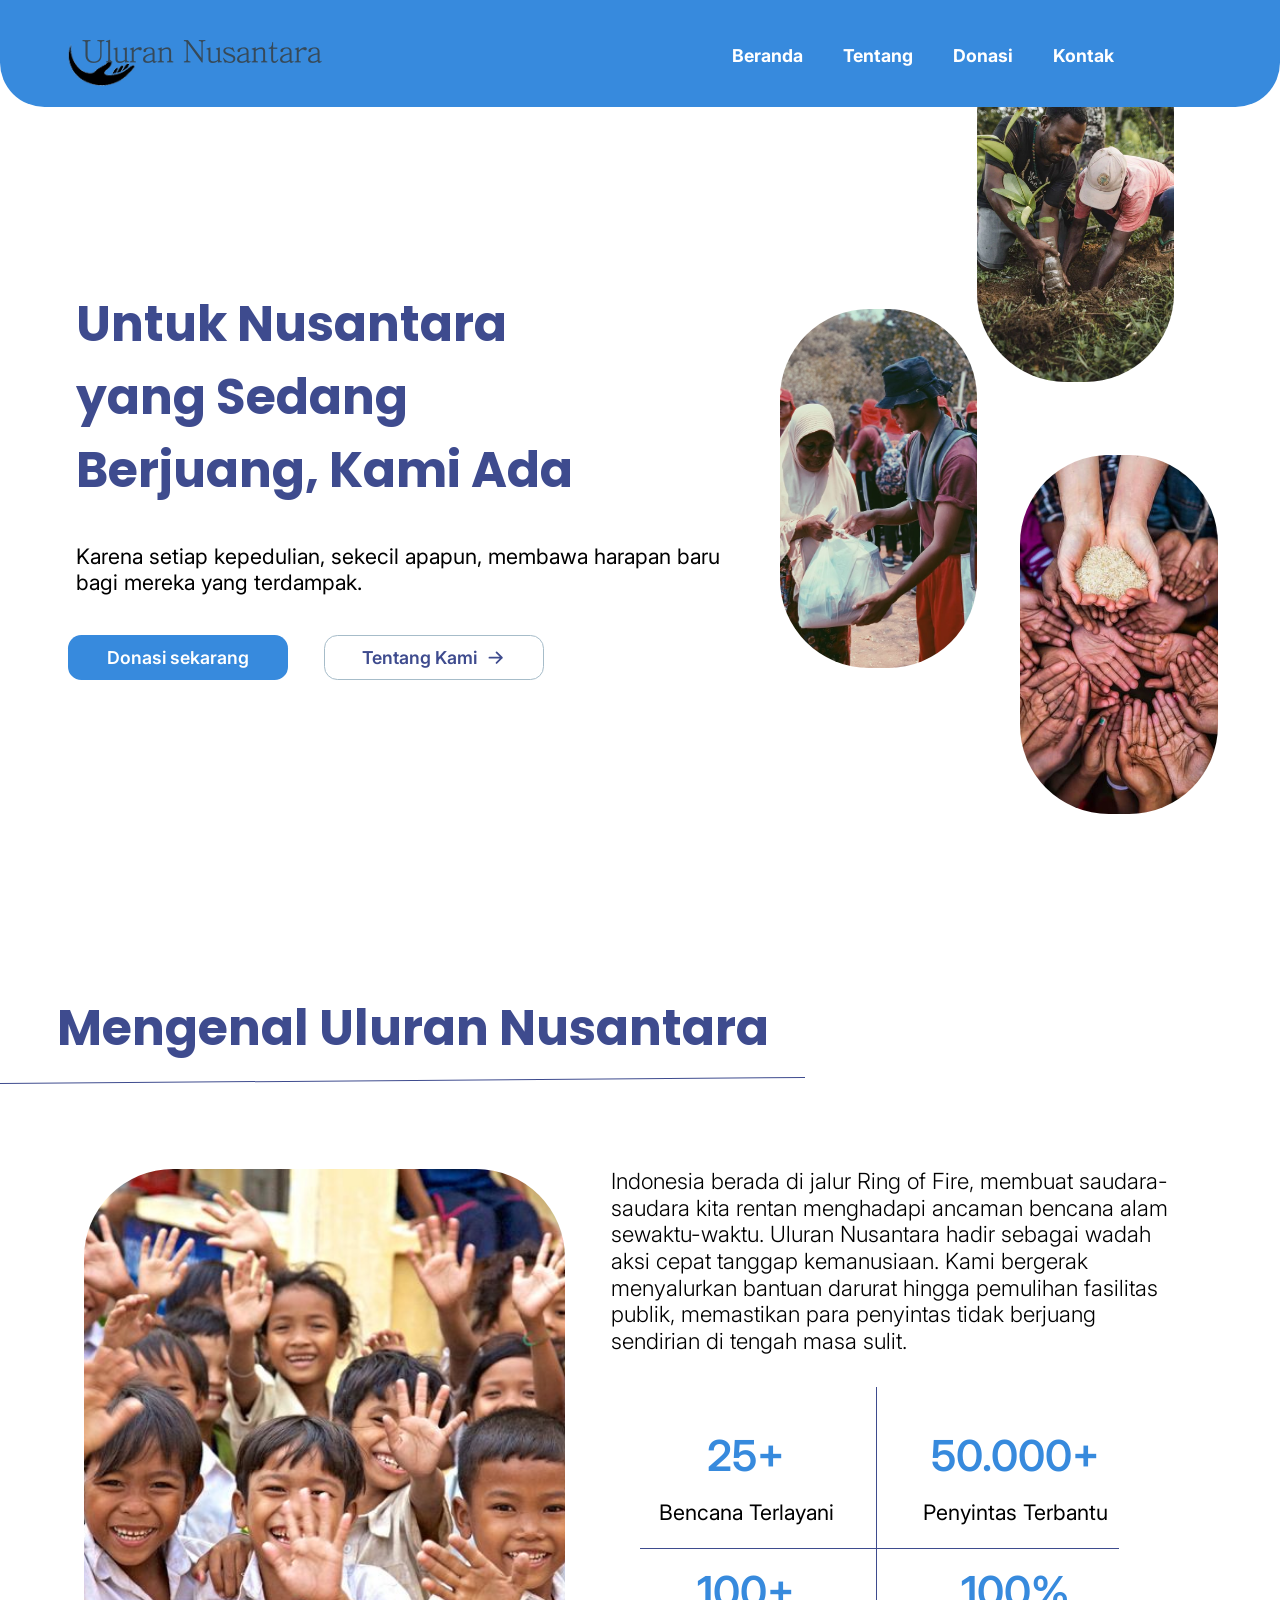
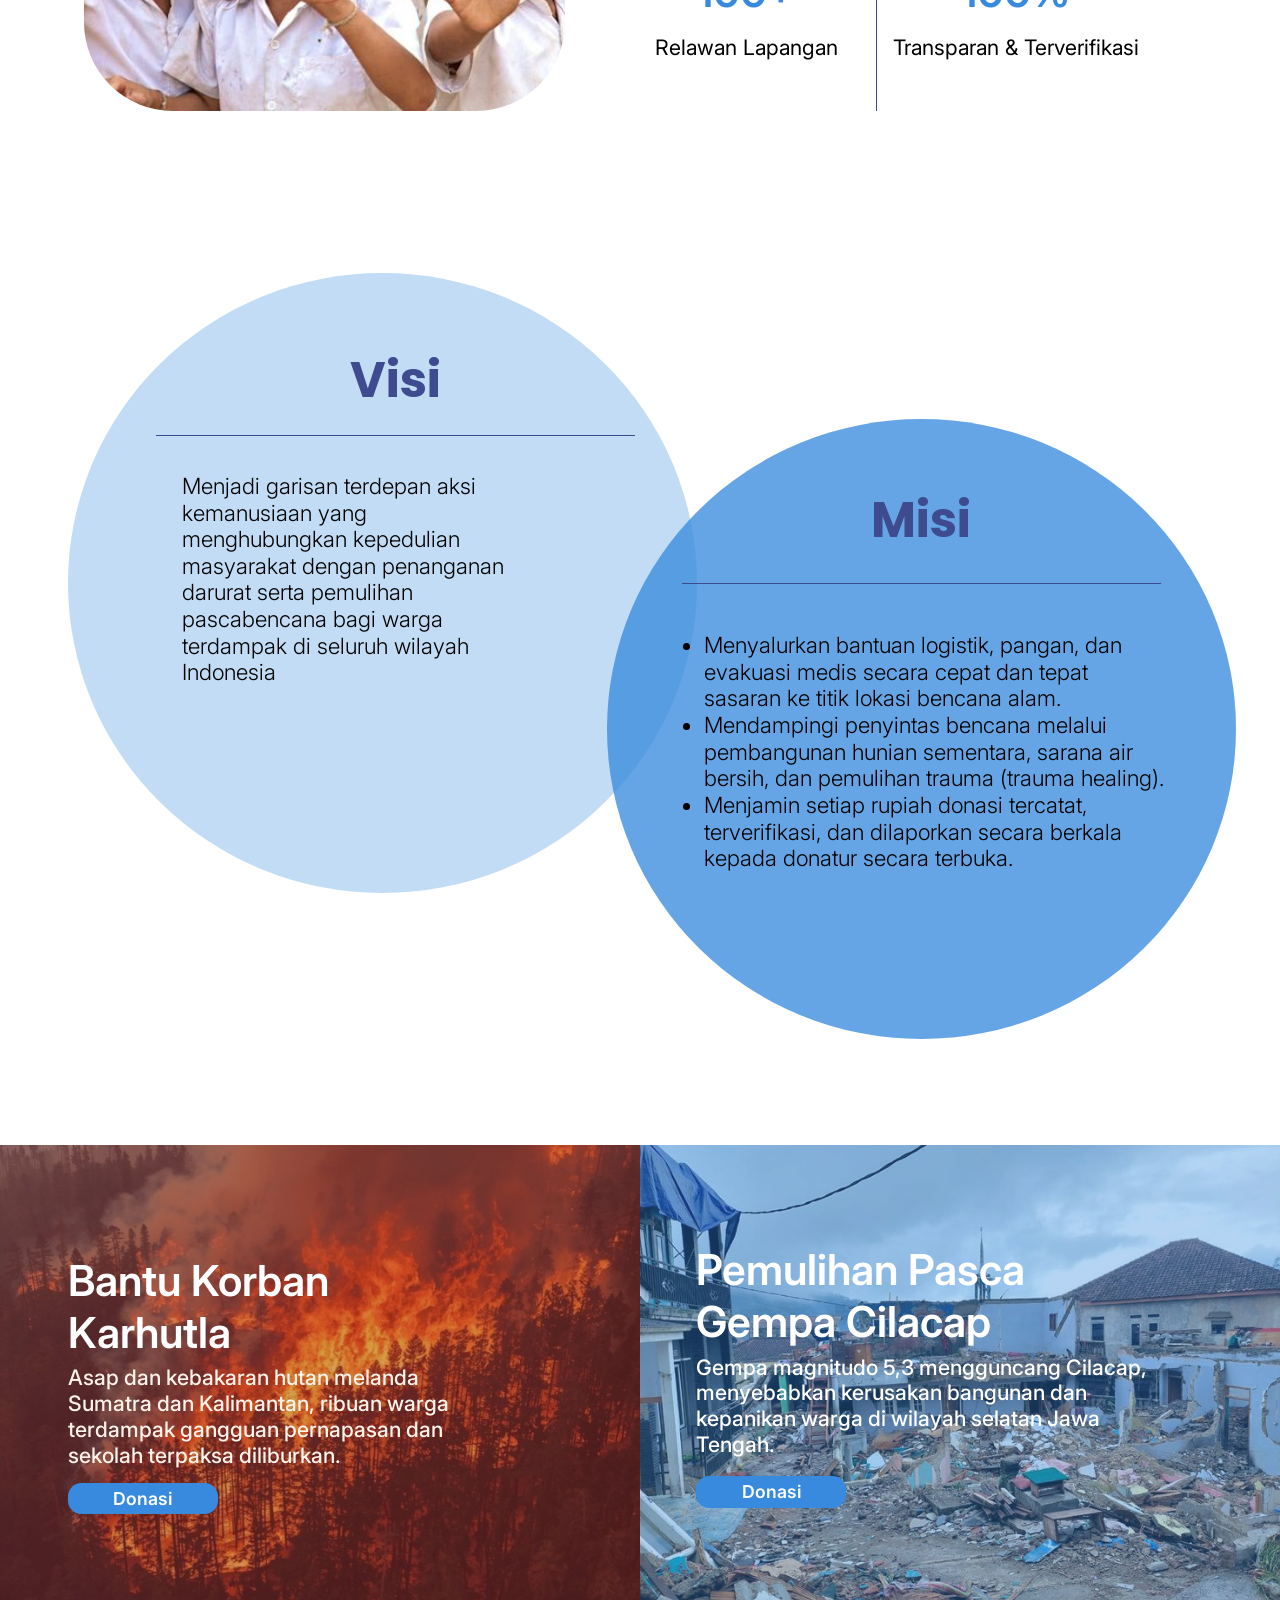
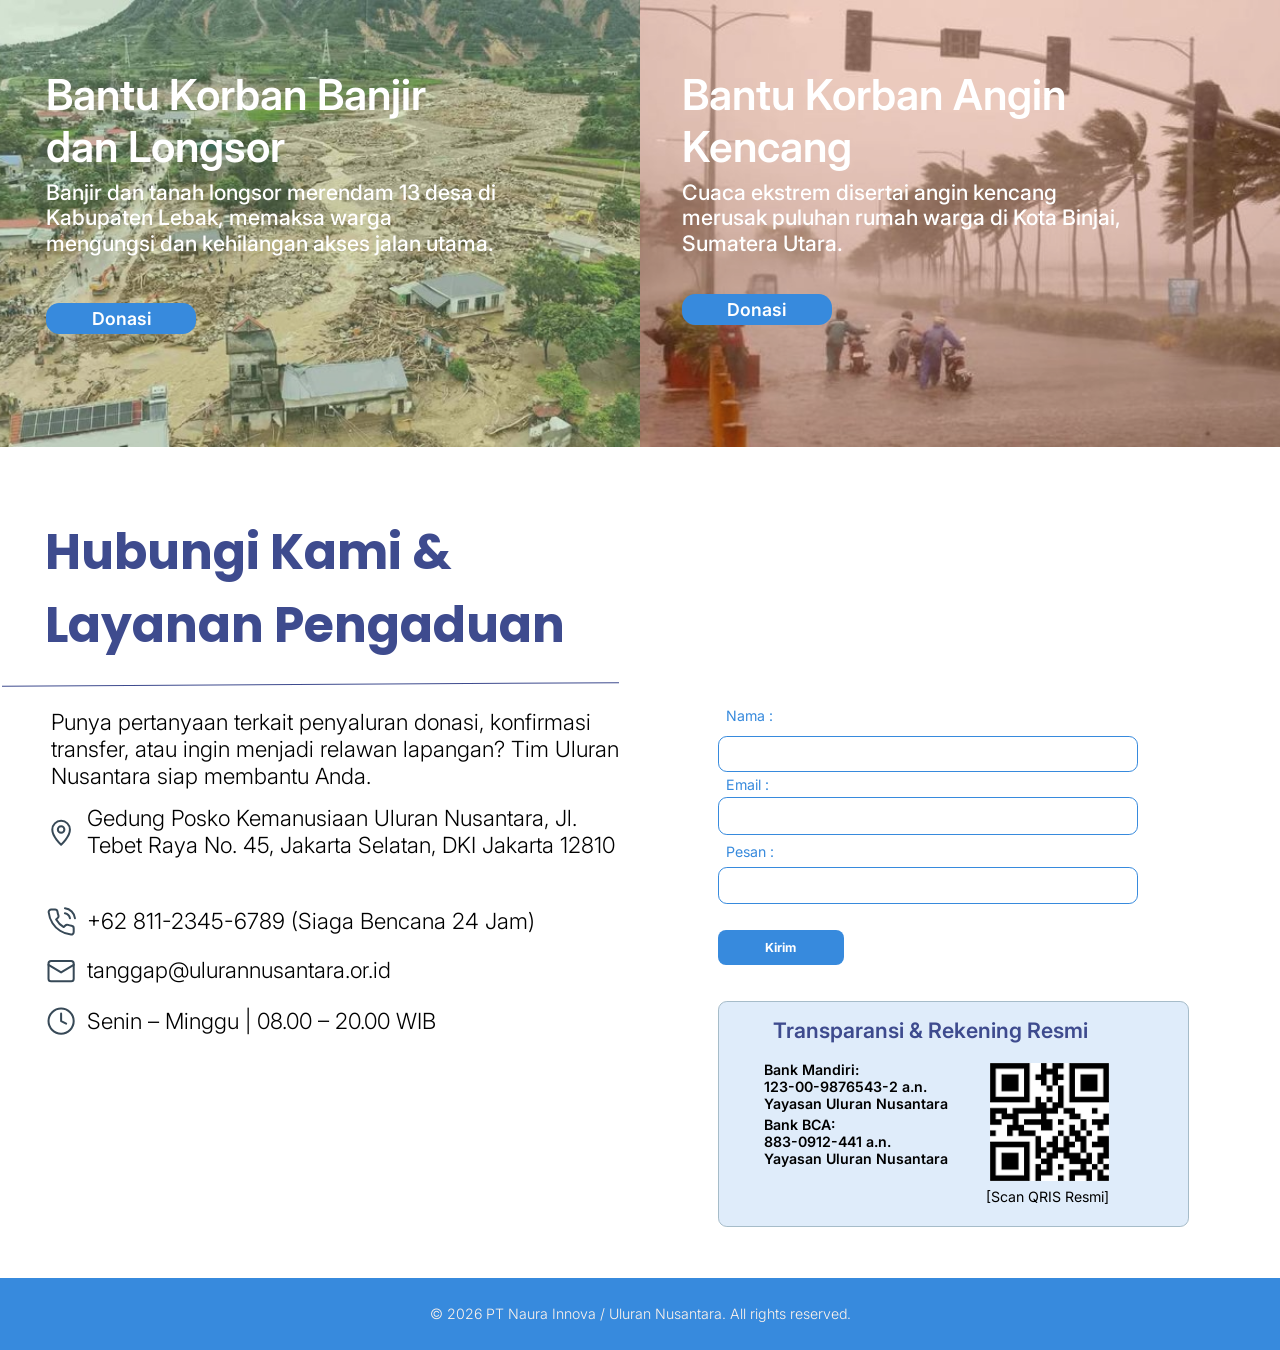
<file: index.html>
<!DOCTYPE html>
<html lang="id">
<head>
  <meta charset="UTF-8">
  <meta name="viewport" content="width=device-width, initial-scale=1.0">
  <title>Uluran Nusantara</title>
  <link rel="preconnect" href="https://fonts.googleapis.com">
  <link rel="preconnect" href="https://fonts.gstatic.com" crossorigin>
  <link href="https://fonts.googleapis.com/css2?family=Inter:wght@100;300;400;500;600;700&family=Jeju+Myeongjo&family=Poppins:wght@700&display=swap" rel="stylesheet">
  <link rel="stylesheet" href="style.css">
  <!-- Perbaikan tata letak "Mengenal Uluran Nusantara" (mobile). Letakkan tetap di bawah style.css,
       atau pindahkan isinya ke akhir style.css. -->
  <style id="about-fix">
    @media (max-width:820px){
      .page .about{display:block !important;height:auto !important;padding-left:20px !important;padding-right:20px !important;overflow:hidden}
      .page .about > *{position:static !important;left:auto !important;top:auto !important;transform:none}

      /* foto kecil di kiri, deskripsi mengalir di sampingnya */
      .page .about .about-photo{
        float:left;display:block;
        width:42% !important;max-width:200px;height:auto !important;
        aspect-ratio:4/5;object-fit:cover;border-radius:16px;
        margin:18px 16px 8px 0 !important;
      }
      .page .about .about-text{
        width:auto !important;height:auto !important;
        margin:18px 0 0 !important;
        font-size:14px !important;line-height:23px !important;text-align:left;
      }

      /* statistik tetap di bawah, selebar penuh */
      .page .about .stats{clear:both;margin-top:28px !important}
    }
    /* garis silang statistik: dikunci di dalam kotak .stats saja */
    @media (max-width:820px){
      .page .about::before,.page .about::after,
      .page .about .stats::before,.page .about .stats::after,
      .page .about .stat::before,.page .about .stat::after{content:none !important;display:none !important}
      .page .about .stats{
        position:relative !important;display:grid !important;grid-template-columns:repeat(2,1fr) !important;
        row-gap:0;padding:8px 0 !important;
        background:
          linear-gradient(#3E4B8E,#3E4B8E) center / 1px 84% no-repeat,
          linear-gradient(#3E4B8E,#3E4B8E) center / 84% 1px no-repeat !important;
      }
      .page .about .stat{padding:28px 8px !important;border:0 !important;text-align:center}
    }

    /* garis pemisah judul: tidak boleh melewati lebar layar */
    @media (max-width:820px){
      .page{overflow-x:hidden}
      .page .title-line,
      .page .line,
      .page .contact-line{
        position:static !important;left:auto !important;right:auto !important;top:auto !important;
        display:block;width:100% !important;max-width:100% !important;
        margin-left:0 !important;margin-right:0 !important;box-sizing:border-box;transform:none !important;
      }
      .page .title-line,.page .contact-line{margin-top:12px !important;margin-bottom:0 !important}
      .page .vm-card .line{margin-top:10px !important}

      /* bulatan background Visi & Misi: hanya ukuran bulatan yang diubah, font tidak disentuh */
      .page .vm{position:relative;overflow:hidden}
      .page .vm .circle{
        width:clamp(90px,26vw,130px) !important;height:clamp(90px,26vw,130px) !important;
        min-width:0 !important;min-height:0 !important;
        max-width:130px !important;max-height:130px !important;
        aspect-ratio:1/1;flex:none;border-radius:50%;
        scale:1;z-index:0;pointer-events:none;
      }
      .page .vm .c1{left:-30px !important;right:auto !important}
      .page .vm .c2{right:-30px !important;left:auto !important}
      .page .vm .vm-card{position:relative;z-index:1}
    }
    @media (max-width:360px){
      .page .vm .circle{width:84px !important;height:84px !important}
      .page .about .about-photo{width:38% !important;margin-right:12px !important}
      .page .about .about-text{font-size:13px !important;line-height:21px !important}
    }
  </style>
</head>
<body>
<div class="page" id="page">

  <!-- HEADER -->
  <header class="header" id="beranda">
    <img class="logo-img" src="images/logo.png" alt="">
    <a class="logo-text" href="#beranda">Uluran Nusantara</a>
    <button class="menu-btn" id="menu-btn" type="button" aria-label="Buka menu" aria-expanded="false" aria-controls="nav"><span></span><span></span><span></span></button>
    <nav class="nav" id="nav">
      <a href="#beranda">Beranda</a>
      <a href="#tentang">Tentang</a>
      <a href="#donasi">Donasi</a>
      <a href="#kontak">Kontak</a>
    </nav>
  </header>

  <!-- HERO -->
  <section class="hero">
    <div class="pills">
      <img class="pill p1" src="images/hero-tanam-pohon.jpg" alt="">
      <img class="pill p2" src="images/hero-bantuan.jpg" alt="">
      <img class="pill p3" src="images/hero-tangan.jpg" alt="">
    </div>
    <div class="hero-text">
      <h1 class="section-title hero-title">Untuk Nusantara yang Sedang Berjuang, Kami Ada</h1>
      <p class="hero-desc">Karena setiap kepedulian, sekecil apapun, membawa harapan baru bagi mereka yang terdampak.</p>
      <div class="hero-btns">
        <a class="btn btn-primary" href="#donasi">Donasi sekarang</a>
        <a class="btn btn-outline" href="#tentang">Tentang Kami
          <svg width="24" height="24" viewBox="0 0 24 24" fill="none" stroke="#3E4B8E" stroke-width="2" stroke-linecap="round" stroke-linejoin="round"><path d="M5 12h14M13 6l6 6-6 6"/></svg>
        </a>
      </div>
    </div>
  </section>

  <!-- TENTANG -->
  <section class="about" id="tentang">
    <h2 class="section-title">Mengenal Uluran Nusantara</h2>
    <div class="title-line"></div>
    <img class="about-photo" src="images/tentang-anak-anak.jpg" alt="">
    <p class="about-text">Indonesia berada di jalur Ring of Fire, membuat saudara-saudara kita rentan menghadapi ancaman bencana alam sewaktu-waktu. Uluran Nusantara hadir sebagai wadah aksi cepat tanggap kemanusiaan. Kami bergerak menyalurkan bantuan darurat hingga pemulihan fasilitas publik, memastikan para penyintas tidak berjuang sendirian di tengah masa sulit.</p>
    <div class="stats">
      <div class="stat"><b>25+</b><span>Bencana Terlayani</span></div>
      <div class="stat"><b>50.000+</b><span>Penyintas Terbantu</span></div>
      <div class="stat"><b>100+</b><span>Relawan Lapangan</span></div>
      <div class="stat"><b>100%</b><span>Transparan &amp; Terverifikasi</span></div>
    </div>
  </section>

  <!-- VISI & MISI -->
  <section class="vm">
    <div class="circle c1"></div>
    <div class="circle c2"></div>

    <div class="vm-card visi">
    <h2 class="section-title visi-h">Visi</h2>
    <div class="line visi-l"></div>
    <p class="vm-text visi-t">Menjadi garisan terdepan aksi kemanusiaan yang menghubungkan kepedulian masyarakat dengan penanganan darurat serta pemulihan pascabencana bagi warga terdampak di seluruh wilayah Indonesia</p>
    </div>

    <div class="vm-card misi">
    <h2 class="section-title misi-h">Misi</h2>
    <div class="line misi-l"></div>
    <div class="vm-text misi-t">
      <ul>
        <li>Menyalurkan bantuan logistik, pangan, dan evakuasi medis secara cepat dan tepat sasaran ke titik lokasi bencana alam.</li>
        <li>Mendampingi penyintas bencana melalui pembangunan hunian sementara, sarana air bersih, dan pemulihan trauma (trauma healing).</li>
        <li>Menjamin setiap rupiah donasi tercatat, terverifikasi, dan dilaporkan secara berkala kepada donatur secara terbuka.</li>
      </ul>
    </div>
    </div>
  </section>

  <!-- KARTU DONASI -->
  <section class="cards" id="donasi">
    <article class="card card-fire" style="--img:url(images/karhutla.jpg);--bgc:#7a2a1a;--ov:rgba(161,47,49,.41);--pl:76px;--pt:124px;--dw:466px;--bt:380px">
      <h3>Bantu Korban Karhutla</h3>
      <p>Asap dan kebakaran hutan melanda Sumatra dan Kalimantan, ribuan warga terdampak gangguan pernapasan dan sekolah terpaksa diliburkan.</p>
      <a class="donate" href="donasi.html?id=karhutla">Donasi</a>
    </article>

    <article class="card" style="--img:url(images/gempa-cilacap.jpg);--bgc:#6b8fb0;--ov:rgba(55,138,221,.37);--pl:63px;--pt:112px;--dw:533px;--bt:373px">
      <h3>Pemulihan Pasca Gempa Cilacap</h3>
      <p>Gempa magnitudo 5,3 mengguncang Cilacap, menyebabkan kerusakan bangunan dan kepanikan warga di wilayah selatan Jawa Tengah.</p>
      <a class="donate" href="donasi.html?id=cilacap">Donasi</a>
    </article>

    <article class="card" style="--img:url(images/banjir-longsor.jpg);--bgc:#6b7d5c;--ov:rgba(146,188,142,.35);--pl:52px;--pt:78px;--dw:510px;--bt:341px">
      <h3>Bantu Korban Banjir dan Longsor</h3>
      <p>Banjir dan tanah longsor merendam 13 desa di Kabupaten Lebak, memaksa warga mengungsi dan kehilangan akses jalan utama.</p>
      <a class="donate" href="donasi.html?id=banjir">Donasi</a>
    </article>

    <article class="card" style="--img:url(images/angin-kencang.jpg);--bgc:#a86f5a;--ov:rgba(226,89,35,.24);--pl:47px;--pt:78px;--dw:495px;--bt:331px">
      <h3>Bantu Korban Angin Kencang</h3>
      <p>Cuaca ekstrem disertai angin kencang merusak puluhan rumah warga di Kota Binjai, Sumatera Utara.</p>
      <a class="donate" href="donasi.html?id=angin">Donasi</a>
    </article>
  </section>

  <!-- KONTAK -->
  <section class="contact" id="kontak">
    <h2 class="section-title">Hubungi Kami &amp; Layanan Pengaduan</h2>
    <div class="contact-line"></div>
    <p class="contact-p">Punya pertanyaan terkait penyaluran donasi, konfirmasi transfer, atau ingin menjadi relawan lapangan? Tim Uluran Nusantara siap membantu Anda.</p>

    <div class="info i-addr">
      <svg viewBox="0 0 24 24" fill="none" stroke="#374957" stroke-width="1.6" stroke-linecap="round" stroke-linejoin="round"><path d="M12 22s7-6.2 7-12a7 7 0 0 0-14 0c0 5.8 7 12 7 12z"/><circle cx="12" cy="10" r="2.6"/></svg>
      <span>Gedung Posko Kemanusiaan Uluran Nusantara, Jl.<br>Tebet Raya No. 45, Jakarta Selatan, DKI Jakarta 12810</span>
    </div>
    <div class="info i-phone">
      <svg viewBox="0 0 24 24" fill="none" stroke="#374957" stroke-width="1.6" stroke-linecap="round" stroke-linejoin="round"><path d="M15.05 5A5 5 0 0 1 19 8.95M15.05 1A9 9 0 0 1 23 8.94m-1 7.98v3a2 2 0 0 1-2.18 2 19.79 19.79 0 0 1-8.63-3.07 19.5 19.5 0 0 1-6-6 19.79 19.79 0 0 1-3.07-8.67A2 2 0 0 1 4.11 2h3a2 2 0 0 1 2 1.72 12.84 12.84 0 0 0 .7 2.81 2 2 0 0 1-.45 2.11L8.09 9.91a16 16 0 0 0 6 6l1.27-1.27a2 2 0 0 1 2.11-.45 12.84 12.84 0 0 0 2.81.7A2 2 0 0 1 22 16.92z"/></svg>
      <span>+62 811-2345-6789 (Siaga Bencana 24 Jam)</span>
    </div>
    <div class="info i-mail">
      <svg viewBox="0 0 24 24" fill="none" stroke="#374957" stroke-width="1.6" stroke-linecap="round" stroke-linejoin="round"><rect x="2" y="4" width="20" height="16" rx="2"/><path d="m22 7-10 6L2 7"/></svg>
      <span>tanggap@ulurannusantara.or.id</span>
    </div>
    <div class="info i-time">
      <svg viewBox="0 0 24 24" fill="none" stroke="#374957" stroke-width="1.6" stroke-linecap="round" stroke-linejoin="round"><circle cx="12" cy="12" r="10"/><path d="M12 6v6l4 2"/></svg>
      <span>Senin – Minggu | 08.00 – 20.00 WIB</span>
    </div>

    <!-- Form -->
    <form class="form" id="kontak-form" novalidate>
      <label class="f-nama-l" for="nama">Nama :</label>
      <input class="f-nama" id="nama" type="text" required>
      <label class="f-mail-l" for="email">Email :</label>
      <input class="f-mail" id="email" type="email" required>
      <label class="f-pesan-l" for="pesan">Pesan :</label>
      <textarea class="f-pesan" id="pesan" required></textarea>
      <button type="submit">Kirim</button>
    </form>

    <!-- Rekening -->
    <div class="bank">
      <h4>Transparansi &amp; Rekening Resmi</h4>
      <div class="bank-list">Bank Mandiri:<br>123-00-9876543-2 a.n.<br>Yayasan Uluran Nusantara</div>
      <div class="bank-list">Bank BCA:<br>883-0912-441 a.n.<br>Yayasan Uluran Nusantara</div>
      <img class="qris" src="images/qris.png" alt="QRIS Uluran Nusantara">
      <div class="qris-l">[Scan QRIS Resmi]</div>
    </div>
  </section>

  <footer class="footer">© 2026 PT Naura Innova / Uluran Nusantara. All rights reserved.</footer>
</div>

<script>
  // Desain dibuat di frame 1440px; skala otomatis agar tampilan tetap sama di layar lebih kecil.
  function fit() {
    document.getElementById('page').style.zoom = window.innerWidth <= 820 ? 1 : Math.min(1, window.innerWidth / 1440);
  }
  fit();
  window.addEventListener('resize', fit);

  // Menu hamburger (tampilan mobile)
  var mb = document.getElementById('menu-btn'), nav = document.getElementById('nav');
  function tutupMenu() { nav.classList.remove('open'); mb.setAttribute('aria-expanded', 'false'); mb.setAttribute('aria-label', 'Buka menu'); }
  mb.addEventListener('click', function () {
    var o = nav.classList.toggle('open');
    mb.setAttribute('aria-expanded', o); mb.setAttribute('aria-label', o ? 'Tutup menu' : 'Buka menu');
  });
  nav.querySelectorAll('a').forEach(function (a) { a.addEventListener('click', tutupMenu); });
</script>
<div class="pay-overlay" id="pay" hidden>
  <div class="pay-card" role="dialog" aria-modal="true" aria-labelledby="pay-title">
    <button type="button" class="pay-x" id="pay-x" aria-label="Tutup">&times;</button>
    <div id="pay-body"></div>
  </div>
</div>
<div class="toast" id="toast" role="alert" hidden></div>
<script>
  // Form layanan pengaduan
  (function () {
    var $ = function (id) { return document.getElementById(id); };
    var f = $('kontak-form'), pay = $('pay'), body = $('pay-body');
    var esc = function (s) { var d = document.createElement('div'); d.textContent = s; return d.innerHTML; };
    function toast(msg) {
      var t = $('toast');
      t.textContent = msg; t.hidden = false;
      t.classList.remove('show'); void t.offsetWidth; t.classList.add('show');
      clearTimeout(toast.t); toast.t = setTimeout(function () { t.hidden = true; }, 3400);
    }
    function closePay() { pay.hidden = true; document.body.classList.remove('modal-open'); }

    f.addEventListener('submit', function (e) {
      e.preventDefault();
      var nama = $('nama'), email = $('email'), pesan = $('pesan');
      if (!nama.value.trim()) { toast('Isi nama Anda terlebih dahulu.'); nama.focus(); return; }
      if (!email.value || !email.checkValidity()) { toast('Isi email dengan format yang benar.'); email.focus(); return; }
      if (!pesan.value.trim()) { toast('Tulis pesan atau layanan yang Anda butuhkan.'); pesan.focus(); return; }

      var tiket = 'PGD-' + Date.now().toString(36).toUpperCase().slice(-7);
      body.innerHTML =
        '<div class="pay-ok"><svg viewBox="0 0 24 24" width="38" height="38" fill="none" stroke="#fff" stroke-width="3" stroke-linecap="round" stroke-linejoin="round"><path d="M5 12.5l4.5 4.5L19 7"/></svg></div>' +
        '<h2 id="pay-title" class="c">Terima kasih, ' + esc(nama.value.trim()) + '!</h2>' +
        '<p class="pay-camp c">Pesan Anda sudah kami terima. Tim Uluran Nusantara akan menindaklanjutinya melalui email Anda.</p>' +
        '<div class="pay-rows"><div><span>Nama</span><b>' + esc(nama.value.trim()) + '</b></div>' +
        '<div><span>Email</span><b>' + esc(email.value) + '</b></div>' +
        '<div><span>No. Tiket</span><b>' + tiket + '</b></div>' +
        '<div><span>Waktu</span><b>' + new Date().toLocaleString('id-ID', { dateStyle: 'medium', timeStyle: 'short' }) + '</b></div></div>' +
        '<div class="pay-actions"><button type="button" class="pay-btn" id="pay-close">Tutup</button></div>';
      $('pay-close').addEventListener('click', closePay);
      pay.hidden = false; document.body.classList.add('modal-open');
      f.reset();
    });
    pay.addEventListener('click', function (e) { if (e.target === pay) closePay(); });
    $('pay-x').addEventListener('click', closePay);
    document.addEventListener('keydown', function (e) { if (e.key === 'Escape' && !pay.hidden) closePay(); });
  })();
</script>
</body>
</html>
</file>
<file: style.css>
/* Uluran Nusantara — konversi dari Figma (frame 1440px) */
*{box-sizing:border-box;margin:0;padding:0}
html{scroll-behavior:smooth;scroll-padding-top:120px}
body{font-family:'Inter',sans-serif;background:#fff;color:#000;overflow-x:hidden}
a{text-decoration:none;color:inherit}
ul{list-style:none}

.page{position:relative;width:1440px;margin:0 auto;background:#fff;overflow:clip}
.section-title{font:700 55px/82px 'Poppins',sans-serif;color:#3E4B8E}

/* ---------- HEADER ---------- */
.header{position:sticky;top:0;margin-bottom:-120px;width:1440px;height:120px;background:#378ADD;border-radius:0 0 50px 50px;z-index:10}
.logo-img{position:absolute;left:57px;top:46px;width:115px;height:58px;object-fit:contain}
.logo-text{position:absolute;left:92px;top:39px;font:400 36px/36px 'Jeju Myeongjo',serif;color:#374957;white-space:nowrap}
.nav{position:absolute;left:824px;top:51px;display:flex;gap:45px}
.nav a{font:700 20px/24px 'Inter',sans-serif;color:#fff}

/* ---------- HERO ---------- */
.hero{position:relative;height:1000px}
.pill{position:absolute;width:222px;height:404px;border-radius:100px;object-fit:cover;background:#9db7d3}
.p1{left:1099px;top:26px}
.p2{left:877px;top:348px}
.p3{left:1148px;top:512px}
.hero-text{position:absolute;left:85px;top:324px}
.hero-title{width:569px}
.hero-desc{width:747px;margin-top:42px;font:400 24px/29px 'Inter',sans-serif}
.hero-btns{display:flex;gap:41px;margin:44px 0 0 -8px}
.btn{display:flex;align-items:center;justify-content:center;gap:9px;width:247px;height:51px;border-radius:15px;font:600 20px/24px 'Inter',sans-serif}
.btn-primary{background:#378ADD;color:#fff}
.btn-outline{background:#fff;border:1px solid #A6BCC9;color:#3E4B8E}

/* ---------- TENTANG ---------- */
.about{position:relative;height:1000px}
.about .section-title{position:absolute;left:64px;top:116px;width:879px}
.title-line{position:absolute;left:-1px;top:215px;width:907px;height:0;border-top:1px solid #3E4B8E;transform:rotate(-.44deg)}
.about-photo{position:absolute;left:94px;top:315px;width:542px;height:610px;border-radius:100px;object-fit:cover;background:#9db7d3}
.about-text{position:absolute;left:687px;top:314px;width:651px;font:300 25px/30px 'Inter',sans-serif}
.stats{position:absolute;left:720px;top:560px;width:539px;height:365px;display:grid;grid-template-columns:265px 315px;grid-template-rows:182px 183px}
.stats::before{content:"";position:absolute;left:265px;top:0;height:365px;border-left:1px solid #3E4B8E}
.stats::after{content:"";position:absolute;left:0;top:182px;width:539px;border-top:1px solid #3E4B8E}
.stat{display:flex;flex-direction:column;align-items:center;gap:20px;white-space:nowrap}
.stat:nth-child(-n+2){padding-top:49px}
.stat:nth-child(n+3){padding-top:20px}
.stat:nth-child(odd){padding-right:26px}
.stat b{font:600 48px/58px 'Inter',sans-serif;color:#378ADD}
.stat span{font:400 24px/29px 'Inter',sans-serif}

/* ---------- VISI & MISI ---------- */
.vm{position:relative;height:1088px}
.circle{position:absolute;width:708px;height:698px;border-radius:50%}
.c1{left:76px;top:107px;background:rgba(55,138,221,.3)}
.c2{left:683px;top:271px;background:rgba(55,138,221,.77)}
.vm h2{position:absolute;width:539px;text-align:center}
.vm .line{position:absolute;width:539px;border-top:1px solid #3E4B8E}
.vm-text{position:absolute;font:300 25px/30px 'Inter',sans-serif}
.visi-h{left:175px;top:187px}
.visi-l{left:175px;top:289px}
.visi-t{left:205px;top:332px;width:396px}
.misi-h{left:767px;top:344px}
.misi-l{left:767px;top:456px}
.misi-t{left:755px;top:511px;width:562px}
.misi-t ul{list-style:disc;padding-left:37px}

/* ---------- KARTU DONASI ---------- */
.cards{display:grid;grid-template-columns:720px 720px;grid-template-rows:512px 503px}
.card{position:relative;padding:var(--pt) 40px 0 var(--pl);color:#fff;background:var(--img) center/cover no-repeat,var(--bgc)}
.card::before{content:"";position:absolute;inset:0;background:var(--ov)}
.card>*{position:relative}
.card h3{max-width:440px;font:600 48px/58px 'Inter',sans-serif}
.card p{margin-top:8px;width:var(--dw);font:500 24px/29px 'Inter',sans-serif}
.card-fire p{color:#FFF4EB}
.donate{position:absolute;left:var(--pl);top:var(--bt);display:flex;align-items:center;justify-content:center;width:169px;height:35px;border-radius:15px;background:#378ADD;color:#fff;font:600 20px/24px 'Inter',sans-serif}

/* ---------- KONTAK ---------- */
.contact{position:relative;height:935px}
.contact>*{position:absolute}
.contact .section-title{left:51px;top:78px;width:632px}
.contact-line{left:2px;top:267px;width:694px;height:0;border-top:1px solid #3E4B8E;transform:rotate(-.33deg)}
.contact-p{left:57px;top:295px;width:651px;font:300 25px/30px 'Inter',sans-serif}
.info{left:52px;display:flex;align-items:center;gap:12px;font:300 25px/30px 'Inter',sans-serif;white-space:nowrap}
.info svg{flex:none;width:34px;height:34px}
.i-addr{top:403px;height:60px}
.i-phone{top:512px;height:44px}
.i-mail{top:567px;height:44px}
.i-time{top:624px;height:44px}

.form label{position:absolute;left:9px;font:400 16px/19px 'Inter',sans-serif;color:#378ADD}
.form input,.form textarea{position:absolute;left:0;width:472px;padding:0 20px;background:#fff;border:1px solid #378ADD;border-radius:10px;font:400 14px/17px 'Inter',sans-serif;outline:none}
.form input:focus,.form textarea:focus{border-color:#3E4B8E}
.form textarea{padding-top:12px;resize:none}
.form button{position:absolute;left:0;top:0;width:141px;height:40px;border:0;border-radius:9px;background:#378ADD;color:#fff;font:700 14px/17px 'Inter',sans-serif;cursor:pointer}
.form{left:808px;top:294px;width:530px;height:340px}
.f-nama-l{top:0}.f-nama{top:31px;height:41px}
.f-mail-l{top:77px}.f-mail{top:100px;height:42px}
.f-pesan-l{top:153px}.f-pesan{top:178px;height:42px}
.form button{top:249px}

.bank{left:808px;top:623px;width:530px;height:254px;background:rgba(55,138,221,.16);border:1px solid #A6BCC9;border-radius:10px}
.bank>*{position:absolute}
.bank h4{left:60px;top:18px;font:600 24px/29px 'Inter',sans-serif;color:#3E4B8E;white-space:nowrap}
.bank-list{left:50px;top:68px;font:600 16px/19px 'Inter',sans-serif;white-space:nowrap}
.bank-list+.bank-list{top:130px}
.qris{left:305px;top:69px;width:133px;height:133px;background:#fff}
.qris-l{left:300px;top:210px;font:400 16px/19px 'Inter',sans-serif}

/* ---------- FOOTER ---------- */
.footer{display:flex;align-items:center;justify-content:center;height:81px;background:#378ADD;font:300 16px/19px 'Inter',sans-serif;color:#FFF4EB}

/* ---------- POP-UP & NOTIFIKASI (dipakai index & donasi) ---------- */
body.modal-open{overflow:hidden}
.toast{position:fixed;top:24px;left:50%;transform:translateX(-50%);z-index:200;max-width:calc(100% - 32px);padding:14px 22px 14px 18px;border-radius:14px;border-left:6px solid #378ADD;background:#3E4B8E;color:#fff;font:500 15px/20px 'Inter',sans-serif;box-shadow:0 10px 30px rgba(62,75,142,.35)}
.toast[hidden]{display:none}
.toast.show{animation:drop .3s ease-out}
@keyframes drop{from{opacity:0;transform:translate(-50%,-12px)}}
.pay-overlay{position:fixed;inset:0;z-index:100;display:flex;align-items:center;justify-content:center;padding:20px;background:rgba(62,75,142,.45);backdrop-filter:blur(3px);overflow:auto}
.pay-overlay[hidden]{display:none}
.pay-card{position:relative;width:100%;max-width:500px;max-height:calc(100vh - 40px);overflow:auto;padding:32px;border-radius:24px;background:#fff;font-family:'Inter',sans-serif;animation:pop .25s ease-out}
@keyframes pop{from{opacity:0;transform:translateY(14px) scale(.98)}}
.pay-x{position:absolute;top:14px;right:18px;border:0;background:none;font-size:30px;line-height:1;color:#3E4B8E;cursor:pointer}
.pay-card h2{font:600 26px/32px 'Inter',sans-serif;color:#3E4B8E;padding-right:24px}
.pay-camp{margin-top:4px;font:300 15px/20px 'Inter',sans-serif;color:#6b6b6b}
.c{text-align:center;padding-right:0!important}
.pay-rows{margin-top:18px;padding-top:14px;border-top:1px solid #A6BCC9}
.pay-rows div{display:flex;justify-content:space-between;gap:16px;padding:5px 0;font:300 14px/18px 'Inter',sans-serif;color:#6b6b6b}
.pay-rows b{font-weight:600;color:#3E4B8E;text-align:right;word-break:break-all}
.pay-actions{display:flex;gap:12px;margin-top:22px}
.pay-btn{flex:1;display:flex;align-items:center;justify-content:center;height:42px;border:1px solid #378ADD;border-radius:10px;background:#378ADD;color:#fff;font:600 15px 'Inter',sans-serif;cursor:pointer}
.pay-btn.ghost{background:#fff;border-color:#A6BCC9;color:#3E4B8E}
.pay-btn:disabled{opacity:.6;cursor:default}
.pay-ok{display:flex;align-items:center;justify-content:center;width:72px;height:72px;margin:0 auto 18px;border-radius:50%;background:#378ADD;box-shadow:0 0 0 10px rgba(55,138,221,.16)}
.pay-ok path{stroke-dasharray:24;stroke-dashoffset:24;animation:draw .5s .25s forwards}
@keyframes draw{to{stroke-dashoffset:0}}
@media (prefers-reduced-motion:reduce){.pay-card,.toast.show,.pay-ok path{animation:none}.pay-ok path{stroke-dashoffset:0}}

/* ---------- TOMBOL MENU (hanya tampil di mobile) ---------- */
.menu-btn{display:none}

/* =====================================================
   MOBILE  (layar <= 820px)
   Desain 1440px diubah jadi tata letak satu kolom,
   warna, font, dan bentuk tetap sama.
   ===================================================== */
@media (max-width:820px){
  html{scroll-padding-top:72px;-webkit-text-size-adjust:100%}
  .page{width:100%;overflow:visible}
  .section-title{font:700 32px/42px 'Poppins',sans-serif}

  /* header */
  .header{position:sticky;top:0;margin-bottom:0;width:100%;height:64px;border-radius:0 0 24px 24px}
  .logo-img{left:14px;top:14px;width:64px;height:32px}
  .logo-text{left:38px;top:16px;font-size:21px;line-height:24px}
  .menu-btn{position:absolute;right:12px;top:12px;width:40px;height:40px;display:flex;flex-direction:column;align-items:center;justify-content:center;gap:5px;border:0;background:none;cursor:pointer}
  .menu-btn span{display:block;width:24px;height:2.5px;border-radius:2px;background:#fff;transition:transform .2s,opacity .2s}
  .menu-btn[aria-expanded="true"] span:nth-child(1){transform:translateY(7.5px) rotate(45deg)}
  .menu-btn[aria-expanded="true"] span:nth-child(2){opacity:0}
  .menu-btn[aria-expanded="true"] span:nth-child(3){transform:translateY(-7.5px) rotate(-45deg)}
  .nav{left:0;top:100%;width:100%;display:none;flex-direction:column;gap:0;padding:6px 0 14px;border-radius:0 0 24px 24px;background:#378ADD;box-shadow:0 12px 24px rgba(62,75,142,.25)}
  .nav.open{display:flex}
  .nav a{padding:14px 24px;font-size:18px}

  /* hero: teks di kiri, kolase foto di kanan (seperti desktop) */
  .hero{height:auto;display:grid;grid-template-columns:minmax(0,1fr) 38%;gap:14px;align-items:center;padding:28px 16px 48px}
  .hero-text{position:static;margin-bottom:0;grid-column:1;grid-row:1}
  .hero .hero-title{width:auto;font-size:22px;line-height:30px}
  .hero-desc{width:auto;margin-top:10px;font:400 13.5px/20px 'Inter',sans-serif}
  .hero-btns{flex-direction:column;gap:10px;margin:18px 0 0}
  .btn{flex:none;width:100%;height:42px;padding:0 12px;font-size:14px}
  /* kolase foto pil: susunan zig-zag sama seperti desktop */
  .pills{position:relative;width:100%;margin:0;aspect-ratio:493/890;grid-column:2;grid-row:1}
  .hero .pill{position:absolute;width:45.03%;height:45.39%;aspect-ratio:auto;transform:none}
  .hero .p1{left:45.03%;top:0}
  .hero .p2{left:0;top:36.18%}
  .hero .p3{left:54.97%;top:54.61%}

  /* tentang */
  .about{height:auto;display:flex;flex-direction:column;gap:24px;padding:16px 20px 48px}
  .about .section-title{position:static;width:auto}
  .title-line{position:static;width:calc(100% + 20px);margin:-14px 0 0 -20px;transform:none}
  .about-photo{position:static;width:100%;height:auto;aspect-ratio:542/610;border-radius:60px}
  .about-text{position:static;width:auto;font:300 17px/26px 'Inter',sans-serif}
  .stats{position:static;width:100%;height:auto;grid-template-columns:1fr 1fr;grid-template-rows:none;grid-auto-rows:1fr}
  .stats::before{left:50%;height:100%}
  .stats::after{top:50%;width:100%}
  .stats .stat:nth-child(n){padding:22px 6px;gap:8px;text-align:center;white-space:normal}
  .stat b{font-size:30px;line-height:38px}
  .stat span{font-size:15px;line-height:20px}

  /* visi & misi: dua lingkaran yang saling menumpuk seperti desktop */
  .vm{height:auto;display:flex;flex-direction:column;padding:16px 8px 56px}
  .circle{display:none}
  .vm-card{position:relative;width:96%;aspect-ratio:1/1;display:flex;flex-direction:column;justify-content:center;padding:0 14%;border-radius:50%}
  .vm-card.visi{margin:0 auto 0 0;background:rgba(55,138,221,.3)}
  .vm-card.misi{margin:-16% 0 0 auto;background:rgba(55,138,221,.77)}
  .vm h2{position:static;width:auto;font-size:28px;line-height:34px}
  .vm .line{position:static;width:100%;margin:6px 0 12px}
  .vm .vm-text{position:static;width:auto;font:300 clamp(11.5px,3.4vw,14px)/1.4 'Inter',sans-serif}
  .misi-t ul{padding-left:16px}
  .misi-t li+li{margin-top:4px}

  /* kartu donasi: tetap 2 x 2 seperti desktop */
  .cards{grid-template-columns:1fr 1fr;grid-template-rows:none;grid-auto-rows:1fr}
  .cards .card{display:flex;flex-direction:column;align-items:flex-start;min-width:0;min-height:270px;padding:24px 14px 18px;overflow-wrap:anywhere}
  .card h3{max-width:none;font-size:18px;line-height:23px}
  .cards .card p{width:auto;margin:8px 0 14px;font-size:12px;line-height:17px}
  .cards .card .donate{position:relative;left:auto;top:auto;width:auto;height:30px;margin-top:auto;padding:0 18px;border-radius:12px;font-size:14px;line-height:18px}

  /* kontak */
  .contact{height:auto;display:flex;flex-direction:column;gap:18px;padding:48px 20px 56px}
  .contact>*{position:static}
  .contact .section-title{width:auto}
  .contact-line{width:calc(100% + 40px);height:0;margin:-6px 0 0 -20px;transform:none}
  .contact-p{width:auto;font:300 17px/26px 'Inter',sans-serif}
  .contact .info{height:auto;align-items:flex-start;white-space:normal;font:300 17px/26px 'Inter',sans-serif}
  .info svg{width:28px;height:28px}

  .contact .form{width:100%;height:auto;display:flex;flex-direction:column;gap:6px;margin-top:8px}
  .contact .form label{position:static;margin-top:8px}
  .contact .form input,.contact .form textarea{position:static;width:100%;height:46px;font-size:16px;line-height:20px}
  .contact .form textarea{height:120px;padding-top:12px}
  .contact .form button{position:static;width:100%;height:48px;margin-top:14px;font-size:16px}

  .contact .bank{width:100%;height:auto;display:flex;flex-direction:column;align-items:flex-start;gap:12px;padding:24px 20px}
  .bank>*{position:static}
  .bank h4{font-size:20px;line-height:26px;white-space:normal}
  .bank .bank-list{font-size:15px;line-height:22px;white-space:normal}
  .bank .qris{align-self:center;width:150px;height:150px}
  .bank .qris-l{align-self:center}

  .footer{height:auto;padding:22px 20px;text-align:center;font-size:13px;line-height:20px}

  /* pop-up & notifikasi */
  .toast{top:76px;width:calc(100% - 32px);font-size:14px}
  .pay-overlay{padding:12px}
  .pay-card{max-height:calc(100vh - 24px);padding:26px 20px;border-radius:22px}
  .pay-card h2{font-size:22px;line-height:28px}
  .pay-actions{flex-wrap:wrap}
  .pay-rows div{font-size:13px}
}

/* jaga navbar sticky: jangan biarkan .page jadi scroll-container */
.page{overflow:clip!important}
</file>
